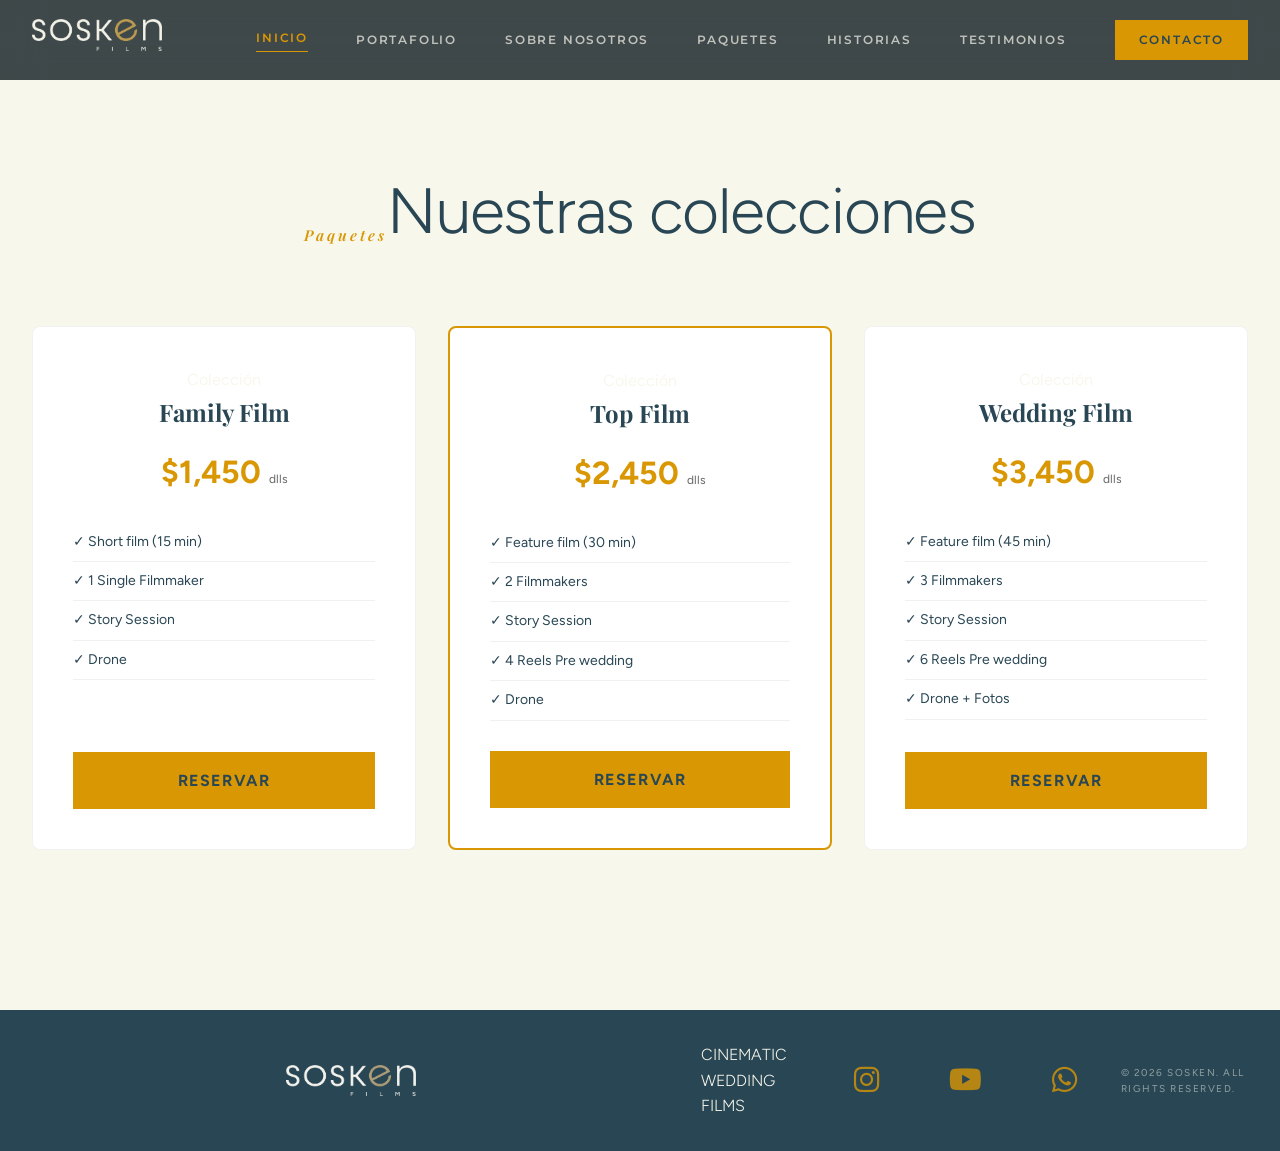
<file: paquetes - copia.html>
<!DOCTYPE html>
<html lang="es">

<head>
    <meta charset="utf-8" />
    <meta content="width=device-width, initial-scale=1.0" name="viewport" />
    <title>SOSKEN | Luxury Wedding Cinema</title>

    <!-- Google Fonts -->
    <link
        href="https://fonts.googleapis.com/css2?family=Playfair+Display:ital,wght@0,400;0,500;0,600;0,700;1,400&family=Montserrat:wght@300;400;500;600&family=Material+Symbols+Outlined:wght,FILL@100..700,0..1&display=swap"
        rel="stylesheet" />
    <link rel="preconnect" href="https://fonts.googleapis.com">
    <link rel="preconnect" href="https://fonts.gstatic.com" crossorigin>
    <link
        href="https://fonts.googleapis.com/css2?family=Figtree:ital,wght@0,300..900;1,300..900&family=Montserrat:ital,wght@0,100..900;1,100..900&family=Playfair+Display:ital,wght@0,400..900;1,400..900&display=swap"
        rel="stylesheet">
    <link rel="preconnect" href="https://fonts.googleapis.com">
    <link rel="preconnect" href="https://fonts.gstatic.com" crossorigin>
    <link
        href="https://fonts.googleapis.com/css2?family=Figtree:ital,wght@0,300..900;1,300..900&family=Montserrat:ital,wght@0,100..900;1,100..900&family=Playfair+Display:ital,wght@0,400..900;1,400..900&display=swap"
        rel="stylesheet">

    <!-- Font Awesome -->
    <link rel="stylesheet" href="https://cdnjs.cloudflare.com/ajax/libs/font-awesome/6.5.1/css/all.min.css">
    <link rel="stylesheet" href="styles.css">
</head>

<body>

        <header class="top-nav" id="top-nav">

        <nav class="nav-container">
            <a href="index.html" class="nav-logo">
                <img src="fotos_lalin/Recurso 8@2x.png" alt="" class="logo-image"></a>
            <div class="desktop-menu">
                      <a class="nav-link active-link" href="index.html">INICIO</a>
                <a class="nav-link" href="portafolio.html">PORTAFOLIO</a>
                <a class="nav-link" href="index.html#experience">SOBRE NOSOTROS</a>
                <a class="nav-link" href="paquetes.html">PAQUETES</a>
                <a class="nav-link" href="index.html#experience">HISTORIAS</a>
                <a class="nav-link" href="index.html#reviews">TESTIMONIOS</a>
                <a class="btn-enquire" href="index.html#contact">CONTACTO</a>
            </div>

            <button class="menu-toggle-btn" id="menu-toggle">
                <span class="material-symbols-outlined">menu</span>
            </button>
        </nav>
    </header>

    <div class="side-nav-curtain" id="side-nav">
        <div class="side-nav-content">
            <button class="menu-close-btn" id="menu-close">
                <span class="material-symbols-outlined">close</span>
            </button>
            <div class="side-nav-brand">
                <img src="fotos_lalin/Recurso 8@2x.png" alt="" class="logo-image"></a>
                <p class="brand-subtitle">LUXURY WEDDING CINEMA</p>
            </div>
            <nav class="mobile-nav-links">
                <a href="index.html" class="mobile-link active-mobile">INICIO</a>
                <a href="portafolio.html" class="mobile-link" >PORTAFOLIO</a>
                <a href="index.html#experience" class="mobile-link">SOBRE NOSOTROS</a>
                <a href="paquetes.html" class="mobile-link">PAQUETES</a>
                <a href="index.html#reviews" class="mobile-link">HISTORIAS</a>
                <a href="index.html#reviews" class="mobile-link">TESTIMONIOS </a>
                <a href="index.html#contact" class="mobile-link">CONTACTO</a>
            </nav>
            <!-- <a href="#contact" class="nav-close-btn btn-consultation">BOOK A CONSULTATION</a> -->
        </div>
    </div>




    
    <main>
        
        
        <section id="paquetes" class="pricing-section" >
            <div class="section-container">
                <div class="section-header">
                    <span class="section-subtitle">Paquetes</span>
                    <h2 class="section-title-large" style="color: var(--color-surface);">Nuestras colecciones</h2>
                </div>
        
                <div class="pricing-grid">
                    <!-- Family Film -->
                    <div class="price-card">
                        <div class="price-collection-label">Colección</div>
                        <h3 class="price-title">Family Film</h3>
                        <div class="price-amount">$1,450 <span style="font-size: 12px; font-weight: 400;">dlls</span></div>
                        <ul class="price-features">
                            <li>✓ Short film (15 min)</li>
                            <li>✓ 1 Single Filmmaker</li>
                            <li>✓ Story Session</li>
                            <li>✓ Drone</li>
                        </ul>
                        <a href="#contacto" class="btn-reserve">Reservar</a>
                    </div>
        
                    <!-- Top Film (Destacado) -->
                    <div class="price-card featured">
                        <div class="price-collection-label">Colección</div>
                        <h3 class="price-title">Top Film</h3>
                        <div class="price-amount">$2,450 <span style="font-size: 12px; font-weight: 400;">dlls</span></div>
                        <ul class="price-features">
                            <li>✓ Feature film (30 min)</li>
                            <li>✓ 2 Filmmakers</li>
                            <li>✓ Story Session</li>
                            <li>✓ 4 Reels Pre wedding</li>
                            <li>✓ Drone</li>
                        </ul>
                        <a href="#contacto" class="btn-reserve">Reservar</a>
                    </div>
        
                    <!-- Wedding Film -->
                    <div class="price-card">
                        <div class="price-collection-label">Colección</div>
                        <h3 class="price-title">Wedding Film</h3>
                        <div class="price-amount">$3,450 <span style="font-size: 12px; font-weight: 400;">dlls</span></div>
                        <ul class="price-features">
                            <li>✓ Feature film (45 min)</li>
                            <li>✓ 3 Filmmakers</li>
                            <li>✓ Story Session</li>
                            <li>✓ 6 Reels Pre wedding</li>
                            <li>✓ Drone + Fotos</li>
                        </ul>
                        <a href="#contacto" class="btn-reserve">Reservar</a>
                    </div>
                </div>
            </div>
        </section>
        



    <footer class="site-footer">
        <div class="footer-container">
            <a href="index.html" class="footer-logo-img">

                <img src="fotos_lalin/Recurso 8@2x.png" alt="" class="logo-image-footer">
            </a>
            <p class="footer-description"> <span class="logo-accent-f">CINEMATIC</span> WEDDING FILMS </p>
            <div class="footer-socials">
                <a href="https://www.instagram.com/sosken_films/"><i class="fa-brands fa-instagram"></i></a>
                <a href="https://www.youtube.com/@soskenfilmsriot"><i class="fa-brands fa-youtube"></i></a>
                <a href="https://wa.me/525573000992"><i class="fa-brands fa-whatsapp"></i></a>
            </div>
            <div class="footer-copyright">
                © 2026 SOSKEN. ALL RIGHTS RESERVED.
            </div>
        </div>
    </footer>

    <script src="script.js"></script>
</body>

</html>
</file>
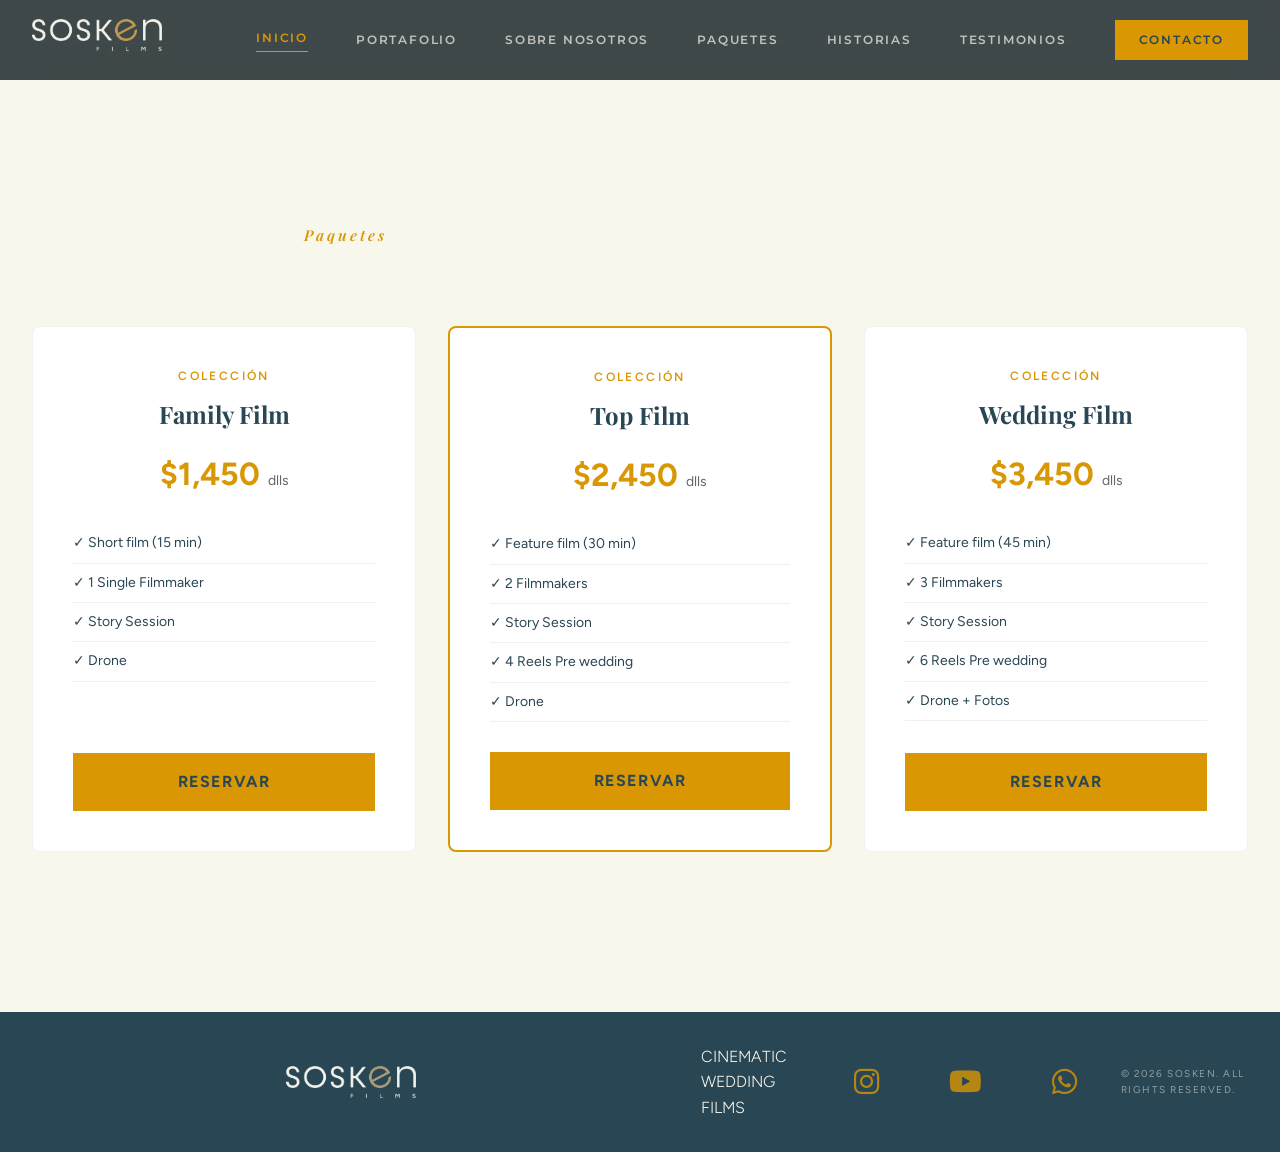
<file: paquetes.html>
<!DOCTYPE html>
<html lang="es">

<head>
    <meta charset="utf-8" />
    <meta content="width=device-width, initial-scale=1.0" name="viewport" />
    <title>SOSKEN | Luxury Wedding Cinema</title>

    <!-- Google Fonts -->
    <link
        href="https://fonts.googleapis.com/css2?family=Playfair+Display:ital,wght@0,400;0,500;0,600;0,700;1,400&family=Montserrat:wght@300;400;500;600&family=Material+Symbols+Outlined:wght,FILL@100..700,0..1&display=swap"
        rel="stylesheet" />
    <link rel="preconnect" href="https://fonts.googleapis.com">
    <link rel="preconnect" href="https://fonts.gstatic.com" crossorigin>
    <link
        href="https://fonts.googleapis.com/css2?family=Figtree:ital,wght@0,300..900;1,300..900&family=Montserrat:ital,wght@0,100..900;1,100..900&family=Playfair+Display:ital,wght@0,400..900;1,400..900&display=swap"
        rel="stylesheet">
    <link rel="preconnect" href="https://fonts.googleapis.com">
    <link rel="preconnect" href="https://fonts.gstatic.com" crossorigin>
    <link
        href="https://fonts.googleapis.com/css2?family=Figtree:ital,wght@0,300..900;1,300..900&family=Montserrat:ital,wght@0,100..900;1,100..900&family=Playfair+Display:ital,wght@0,400..900;1,400..900&display=swap"
        rel="stylesheet">

    <!-- Font Awesome -->
    <link rel="stylesheet" href="https://cdnjs.cloudflare.com/ajax/libs/font-awesome/6.5.1/css/all.min.css">
    <link rel="stylesheet" href="styles.css">
</head>

<body>

        <header class="top-nav" id="top-nav">

        <nav class="nav-container">
            <a href="index.html" class="nav-logo">
                <img src="fotos_lalin/Recurso 8@2x.png" alt="" class="logo-image"></a>
            <div class="desktop-menu">
                      <a class="nav-link active-link" href="index.html">INICIO</a>
                <a class="nav-link" href="portafolio.html">PORTAFOLIO</a>
                <a class="nav-link" href="index.html#experience">SOBRE NOSOTROS</a>
                <a class="nav-link" href="paquetes.html">PAQUETES</a>
                <a class="nav-link" href="index.html#experience">HISTORIAS</a>
                <a class="nav-link" href="index.html#reviews">TESTIMONIOS</a>
                <a class="btn-enquire" href="index.html#contact">CONTACTO</a>
            </div>

            <button class="menu-toggle-btn" id="menu-toggle">
                <span class="material-symbols-outlined">menu</span>
            </button>
        </nav>
    </header>

    <div class="side-nav-curtain" id="side-nav">
        <div class="side-nav-content">
            <button class="menu-close-btn" id="menu-close">
                <span class="material-symbols-outlined">close</span>
            </button>
            <div class="side-nav-brand">
                <img src="fotos_lalin/Recurso 8@2x.png" alt="" class="logo-image"></a>
                <p class="brand-subtitle">LUXURY WEDDING CINEMA</p>
            </div>
            <nav class="mobile-nav-links">
                <a href="index.html" class="mobile-link active-mobile">INICIO</a>
                <a href="portafolio.html" class="mobile-link" >PORTAFOLIO</a>
                <a href="index.html#experience" class="mobile-link">SOBRE NOSOTROS</a>
                <a href="paquetes.html" class="mobile-link">PAQUETES</a>
                <a href="index.html#reviews" class="mobile-link">HISTORIAS</a>
                <a href="index.html#reviews" class="mobile-link">TESTIMONIOS </a>
                <a href="index.html#contact" class="mobile-link">CONTACTO</a>
            </nav>
            <!-- <a href="#contact" class="nav-close-btn btn-consultation">BOOK A CONSULTATION</a> -->
        </div>
    </div>




    
    <main>
        
   <section id="paquetes" class="pricing-section">
    <div class="section-container">
        <div class="section-header">
            <span class="section-subtitle">Paquetes</span>
            <h2 class="section-title-large">Nuestras colecciones</h2>
        </div>

        <div class="pricing-grid">
            <div class="price-card">
                <span class="price-label">Colección</span>
                <h3 class="price-title">Family Film</h3>
                <div class="price-amount">$1,450 <span>dlls</span></div>
                <ul class="price-features">
                    <li>✓ Short film (15 min)</li>
                    <li>✓ 1 Single Filmmaker</li>
                    <li>✓ Story Session</li>
                    <li>✓ Drone</li>
                </ul>
                <a href="#contacto" class="btn-reserve">Reservar</a>
            </div>

            <div class="price-card featured">
                <span class="price-label">Colección</span>
                <h3 class="price-title">Top Film</h3>
                <div class="price-amount">$2,450 <span>dlls</span></div>
                <ul class="price-features">
                    <li>✓ Feature film (30 min)</li>
                    <li>✓ 2 Filmmakers</li>
                    <li>✓ Story Session</li>
                    <li>✓ 4 Reels Pre wedding</li>
                    <li>✓ Drone</li>
                </ul>
                <a href="#contacto" class="btn-reserve">Reservar</a>
            </div>

            <div class="price-card">
                <span class="price-label">Colección</span>
                <h3 class="price-title">Wedding Film</h3>
                <div class="price-amount">$3,450 <span>dlls</span></div>
                <ul class="price-features">
                    <li>✓ Feature film (45 min)</li>
                    <li>✓ 3 Filmmakers</li>
                    <li>✓ Story Session</li>
                    <li>✓ 6 Reels Pre wedding</li>
                    <li>✓ Drone + Fotos</li>
                </ul>
                <a href="#contacto" class="btn-reserve">Reservar</a>
            </div>
        </div>
    </div>
</section>


    <footer class="site-footer">
        <div class="footer-container">
            <a href="index.html" class="footer-logo-img">

                <img src="fotos_lalin/Recurso 8@2x.png" alt="" class="logo-image-footer">
            </a>
            <p class="footer-description"> <span class="logo-accent-f">CINEMATIC</span> WEDDING FILMS </p>
            <div class="footer-socials">
                <a href="https://www.instagram.com/sosken_films/"><i class="fa-brands fa-instagram"></i></a>
                <a href="https://www.youtube.com/@soskenfilmsriot"><i class="fa-brands fa-youtube"></i></a>
                <a href="https://wa.me/525573000992"><i class="fa-brands fa-whatsapp"></i></a>
            </div>
            <div class="footer-copyright">
                © 2026 SOSKEN. ALL RIGHTS RESERVED.
            </div>
        </div>
    </footer>

    <script src="script.js"></script>
</body>

</html>
</file>
<file: styles.css>
/* ==========================================
   VARIABLES DE DISEÑO (TEMA SOSKEN)
   ========================================== */
:root {
    /* Colores */
    --color-surface: #294654;
    --color-on-surface: #f8f7ec;
    --color-primary: #d99703;
    --color-surface-variant: #2d4957;
    --color-photo-bg: #f8f7ec;
    --color-on-photo-bg: #2d4957;

    /* Fuentes */
    --font-display: 'Playfair Display', serif;
    --font-body: 'Montserrat', sans-serif;

    /* Espaciados Nativos */
    --gutter-desktop: 32px;
    --gutter-mobile: 16px;
    --section-gap-desktop: 160px;
    --section-gap-mobile: 80px;

    /* Bordes */
    --radius-sm: 0.125rem;
    --radius-md: 0.25rem;
    --radius-lg: 0.5rem;
}

/* ==========================================
   RESETS Y ESTILOS GLOBALES
   ========================================== */
*,
*::before,
*::after {
    box-sizing: border-box;
    margin: 0;
    padding: 0;
}

html {
    scroll-behavior: smooth;
}

/* 1. EL IMPORT VA SIEMPRE AL PRINCIPIO DEL ARCHIVO */
@import url('https://fonts.googleapis.com/css2?family=Nunito:wght@400;700&display=swap');
/* Importamos ambas fuentes en una sola línea */
@import url('https://fonts.googleapis.com/css2?family=Nunito:wght@400;700&family=Raleway:wght@400;700&display=swap');


/* 2. LUEGO TU SELECTOR BODY */
body {
    background-color: var(--color-surface);
    color: var(--color-on-surface);
    /* Sustituimos la variable por la fuente directamente */

    font-size: 16px;
    overflow-x: hidden;
    font-family: 'Figtree', sans-serif;
    /* Figtree para todo el cuerpo de texto */
    line-height: 1.6;
}


.nav-link,
.btn-enquire,
.btn-primary,
/* .section-title-large, 
.section-title-large-cinematic,  */
.story-title,
.experience-title,
.item-title,
.brand-title,
.btn-submit {
    font-family: 'Montserrat', sans-serif;
    text-transform: uppercase;
    /* Montserrat luce muy bien en mayúsculas */
    letter-spacing: 1.5px;
}

.section-subtitle,
.brand-subtitle,
.item-subtitle,
.testimonial-author,
.scroll-text {
    font-family: 'Playfair Display', serif;
    font-style: italic;
    /* La itálica le da ese toque de "handwriting" elegante */
    text-transform: none;
    /* Quitamos las mayúsculas para que sea más natural */
    letter-spacing: normal;
}


p {
    font-family: 'Figtree', sans-serif;
    font-weight: 300;
}

/* Refuerzo para los botones si es necesario */
.btn-primary,
.btn-submit {
    font-weight: 600;
}

/* Ajuste para el logo (si quieres que mantenga su estilo) */
.nav-logo {
    font-family: 'Montserrat', sans-serif;
    font-weight: 800;

}

a {
    color: inherit;
    text-decoration: none;
}

button {
    background: none;
    border: none;
    cursor: pointer;
    font-family: inherit;
}



/* Barra de desplazamiento */
::-webkit-scrollbar {
    width: 4px;
}

::-webkit-scrollbar-track {
    background: #131313;
}

::-webkit-scrollbar-thumb {
    background: var(--color-primary);
}

/* Selección de texto */
::selection {
    background-color: var(--color-primary);
    color: #000;
}

/* Íconos globales */
.material-symbols-outlined {
    font-variation-settings: 'FILL' 0, 'wght' 300, 'GRAD' 0, 'opsz' 24;
}


/* ==========================================
   HEADER / NAVEGACIÓN SUPERIOR
   ========================================== */
.hero-img {
    width: 100%;
    /* Ocupa todo el ancho del contenedor */
    height: 100%;
    /* Ajusta según la altura que desees */
    object-fit: cover;
    /* Importante: recorta la imagen manteniendo su proporción para que no se deforme */
    object-position: center;
    /* Centra el enfoque de la imagen */
    display: block;
    /* Elimina espacios en blanco debajo de la imagen */
    filter: brightness(0.9);
    /* Opcional: le da un ligero oscurecimiento para mejor contraste con texto encima */
}





/* Ajuste para móviles */
@media (max-width: 768px) {
    .hero-img {
        height: 700px;
        /* Reduce la altura en pantallas pequeñas */
    }
}

.top-nav {
    position: fixed;
    top: 0;
    width: 100%;
    z-index: 50;
    background-color: rgba(17, 28, 33, 0.8);
    backdrop-filter: blur(20px);
    -webkit-backdrop-filter: blur(20px);
    height: 80px;
    transition: all 0.5s ease;
}

.logo-header {
    width: 100%;
    height: auto;
    filter: grayscale(0.5);
    transition: all 0.5s ease;
}

.logo-image {
    width: 130px;
    height: auto;
    filter: grayscale(0.5);
    transition: all 0.5s ease;
}

/* Estado cuando el usuario hace Scroll (manejado por JS) */
.top-nav.scrolled {
    height: 64px;
    background-color: rgba(41, 70, 84, 0.95);
}

.nav-container {
    max-width: 100%;
    height: 100%;
    display: flex;
    justify-content: space-between;
    align-items: center;
    padding: 0 var(--gutter-mobile);
}

.nav-logo {
    font-family: var(--font-display);
    font-size: 24px;
    font-weight: 700;
    letter-spacing: 0.3em;
    color: var(--color-on-surface);
    width: 200px;
}


.logo-accent {
    color: var(--color-primary);
    font-size: 33px;
    font-weight: 700;
    letter-spacing: 0.3em;
}

.logo-accent-burguer {
    color: var(--color-primary);
    font-size: 42px;
    font-weight: 700;
    letter-spacing: 0.3em;
}


.logo_inicio {
    width: 20px;
    height: 20px;
    filter: grayscale(0.5);
    transition: all 0.5s ease;
}

.logo_inicio:hover {
    height: auto;
    filter: grayscale(0.5);
    transition: all 0.5s ease;
}



.desktop-menu {
    display: none;
    /* Oculto en móvil */
    align-items: center;
    gap: 48px;
}

.nav-link {
    font-size: 12px;
    font-weight: 600;
    letter-spacing: 0.15em;
    color: rgba(248, 247, 236, 0.7);
    transition: color 0.5s ease;
}

.nav-link:hover,
.active-link {
    color: var(--color-primary);
}

.active-link {
    border-bottom: 1px solid var(--color-primary);
    padding-bottom: 4px;
}

.btn-enquire {
    font-size: 12px;
    font-weight: 600;
    letter-spacing: 0.15em;
    background-color: var(--color-primary);
    color: var(--color-surface);
    padding: 10px 24px;
    transition: transform 0.3s ease;
}

.btn-enquire:hover {
    transform: scale(1.05);
}

.menu-toggle-btn {
    color: var(--color-primary);
}

.menu-toggle-btn .material-symbols-outlined {
    font-size: 36px;
}

/* ==========================================
   MENÚ DE CORTINA MÓVIL
   ========================================== */
.side-nav-curtain {
    position: fixed;
    inset: 0;
    z-index: 60;
    background-color: rgba(41, 70, 84, 0.95);
    backdrop-filter: blur(30px);
    -webkit-backdrop-filter: blur(30px);
    transform: translateX(100%);
    transition: transform 0.7s cubic-bezier(0.16, 1, 0.3, 1);
    pointer-events: none;
}

.side-nav-curtain.open {
    transform: translateX(0);
    pointer-events: auto;
}

.side-nav-content {
    display: flex;
    flex-direction: column;
    align-items: center;
    justify-content: center;
    width: 100%;
    height: 100%;
    padding: var(--gutter-mobile);
    position: relative;
}

.menu-close-btn {
    position: absolute;
    top: 32px;
    right: var(--gutter-mobile);
    color: var(--color-primary);
}

.menu-close-btn .material-symbols-outlined {
    font-size: 36px;
}

.side-nav-brand {
    text-align: center;
    margin-bottom: 64px;
}

.brand-title {
    font-family: var(--font-display);
    color: var(--color-on-surface);
    font-size: 32px;
    letter-spacing: 0.2em;
}

.brand-subtitle {
    font-size: 12px;
    letter-spacing: 0.3em;
    opacity: 0.7;
    margin-top: 8px;
}

.mobile-nav-links {
    display: flex;
    flex-direction: column;
    align-items: center;
    gap: 32px;
    margin-bottom: 64px;
}

.mobile-link {
    font-family: var(--font-display);
    font-size: 32px;
    transition: all 0.7s ease;
    color: rgba(248, 247, 236, 0.6);
}

.mobile-link:hover,
.active-mobile {
    color: var(--color-primary);
    letter-spacing: 0.1em;
}

.btn-consultation {
    font-size: 12px;
    font-weight: 600;
    letter-spacing: 0.15em;
    border: 1px solid var(--color-primary);
    color: var(--color-primary);
    padding: 16px 40px;
    transition: all 0.3s ease;
}

.btn-consultation:hover {
    background-color: var(--color-primary);
    color: var(--color-surface);
}

/* ==========================================
   HERO SECTION
   ========================================== */
.hero-section {
    position: relative;
    height: 100vh;
    width: 100%;
    display: flex;
    align-items: center;
    justify-content: center;
    overflow: hidden;
}

.hero-video-container {
    position: absolute;
    inset: 0;
    z-index: 0;
    pointer-events: none;
    overflow: hidden;
}

.hero-iframe {
    width: 100vw;
    height: 56.25vw;
    min-height: 100vh;
    min-width: 177.77vh;
    /* <--- Corregido */
    position: absolute;
    top: 50%;
    /* <--- Corregido */
    left: 50%;
    transform: translate(-50%, -50%);
    filter: brightness(0.35);
}

.hero-overlay {
    position: absolute;
    inset: 0;
    background: linear-gradient(to bottom, rgba(41, 70, 84, 0.4), transparent, var(--color-surface));
}

.hero-content {
    position: relative;
    z-index: 10;
    text-align: center;
    padding: 0 var(--gutter-mobile);
}

.hero-title {

    font-size: 13px;
    font-weight: 300;
    font-style: italic;
    letter-spacing: 0.05em;
    max-width: 40rem;
    margin-bottom: 32px;
    line-height: 1.6;
}


.hero-subtitle {

    font-size: 11px;
    font-style: italic;
    letter-spacing: 0.05em;
    max-width: 40rem;
    margin-bottom: 32px;
    line-height: 1.6;
}


.boton-header {
    display: inline-flex;
    align-items: center;
    gap: 16px;
    border: 1px solid var(--color-on-surface);
    padding: 10px 30px;
    font-size: 12px;

    letter-spacing: 0.15em;
    transition: all 0.5s ease;
}

.btn-primary {
    display: inline-flex;
    align-items: center;
    gap: 16px;
    background-color: var(--color-primary);
    color: var(--color-surface);
    padding: 20px 48px;
    font-size: 12px;
    font-weight: 700;
    letter-spacing: 0.15em;
    transition: all 0.5s ease;
}

.btn-icon {
    transition: transform 0.3s ease;
}

.btn-primary:hover .btn-icon {
    transform: translateX(8px);
}

.gold-glow:hover {
    box-shadow: 0px 0px 30px rgba(212, 175, 55, 0.3);
}

.scroll-indicator {

    position: absolute;
    bottom: 40px;
    display: flex;
    flex-direction: column;
    justify-content: center;
    align-items: center;
    gap: 16px;
    opacity: 0.6;
}

.scroll-text {
    font-size: 10px;
    letter-spacing: 0.15em;
    text-transform: uppercase;
}

.scroll-line {
    width: 1px;
    height: 48px;
    background: linear-gradient(to bottom, var(--color-primary), transparent);
}

/* ==========================================PORTFOLIO SECTION========================================== */
.portfolio-section {
    padding: var(--section-gap-mobile) var(--gutter-mobile);
}

.section-container {
    max-width: 1280px;
    margin: 0 auto;
}

.section-header {
    text-align: center;
    margin-bottom: 80px;
    margin-bottom: 0px;
}


.subtitle-cinematic {
    text-align: center;
    margin-top: 50px;

}


.section-subtitle {
    font-size: 12px;
    font-weight: 600;
    letter-spacing: 0.2em;
    color: var(--color-primary);
    margin-bottom: 16px;
}

.section-title-large {
    font-family: FIGTREE;
    font-size: 32px;
    font-weight: 400;
}

.section-title-large-cinematic {
    font-family: FIGTREE;
    font-size: 32px;
    font-weight: 400;
    color: #d99703;
}





/*?linea */


.linea {

    width: 100%;
    height: 1px;
    background-color: rgba(252, 252, 252, 0.336);
    margin: 25px 0;
}


.section-title-small-stories {

    font-family: var(--font-display);
    font-size: 18px;
    font-weight: 300;
    font-style: italic;
    font-size: 16px;
    font-weight: 400;
    color: var(--color-on-surface);
    text-align: center;
    margin-bottom: 32px;
    margin-top: 0px;
}

.descripcion {
    margin-top: 16px;
    font-family: var(--font-display);
    font-size: 18px;
    font-weight: 300;
    font-style: italic;
    font-size: 16px;
    font-weight: 400;
    color: var(--color-on-surface);
}

/* STORY CARDS PAREJAS */

.story-img {
    width: 100%;
    height: 100%;
    object-fit: cover;
    filter: grayscale(0.5);
    transition: all 1s ease;
}

.resalto_color {
    color: var(--color-primary);
}


.stories-section {
    padding: var(--section-gap-mobile) var(--gutter-mobile);
}

.section-container {
    max-width: 1280px;
    margin: 0 auto;
}

.section-header {
    text-align: center;
    margin-bottom: 80px;
}


.story-title {
    font-family: NUNITO;
    font-weight: 400;
    font-size: 24px;
    letter-spacing: 0.05em;
    margin-bottom: 16px;
}


.story-text {
    font-size: 15px;
    opacity: 0.85;
    margin-bottom: 30px;
    text-align: justify;
}

/* boton de whatsapp */

.whatsapp-button {
    display: inline-flex;
    align-items: center;
    justify-content: center;
    /* Asegura que el icono y texto estén centrados */
    border: solid 1px #cfe7d8;
    color: white;
    padding: 10px 20px;
    /* whats */
    /* si no quieres el boton redondo solo elimina esta especificacion */
    text-decoration: none;
    font-family: 'Nunito', sans-serif;
    font-weight: 700;

    /* Esto es lo que lo centra */
    margin: 0 auto;
    width: fit-content;
    display: flex;
}

.whatsapp-button:hover {
    background-color: #128c7e;
    /* Un tono más oscuro al pasar el mouse */
}

.whatsapp-button img {
    width: 24px;
    height: 24px;
    margin-right: 10px;
}

/* ==========================================PORQUE TRABAJAR CON NOSOTROS========================================== */
.experience-section {
    padding: var(--section-gap-mobile) var(--gutter-mobile);
    background-color: var(--color-on-surface);
    overflow: hidden;

}


.experiencia {
    font-size: 35px;
    font-family: var(--font-display);
    font-weight: 700;
    color: var(--color-surface-variant);
    font-weight: 700;
    color: var(--color-surface);
    font-weight: 530;
    text-align: center;

}

.experience-container {
    max-width: 1280px;
    margin: 0 auto;
    display: grid;
    grid-template-columns: 1fr;
    gap: 48px;
    align-items: center;
    margin: 0;
}

.experience-image-block {
    position: relative;
    width: 100%;
    max-width: 500px;
    margin: 0 auto;
}

.frame-accent {
    position: absolute;
    top: -40px;
    left: -40px;
    width: 160px;
    height: 160px;
    border-left: 1px solid rgba(217, 151, 3, 0.3);
    border-top: 1px solid rgba(217, 151, 3, 0.3);
    z-index: 0;
}

.author-portrait {
    position: relative;
    z-index: 10;
    width: 100%;
    display: block;
    box-shadow: 0px 20px 40px rgba(0, 0, 0, 0.3);
}

.author-badge {
    position: absolute;
    bottom: -24px;
    right: -24px;
    background-color: var(--color-primary);
    padding: 16px 32px;
    z-index: 20;
}

.author-name {
    font-size: 12px;
    font-weight: 700;
    letter-spacing: 0.15em;
    color: var(--color-surface);
}

.experience-title {
    font-family: var(--font-display);
    font-size: 40px;
    line-height: 1.2;
    margin-bottom: 32px;
    color: var(--color-surface-variant);
}

.paragraph-highlight {
    font-size: 15px;
    opacity: 0.85;
    margin-bottom: 24px;
    color: var(--color-surface-variant);
}

.text-justify {
    text-align: justify;
}

.features-list {
    list-style: none;
    margin-bottom: 48px;
}

.feature-item {
    display: flex;
    gap: 16px;
    align-items: flex-start;
    margin-bottom: 24px;
}

.feature-icon {
    color: var(--color-primary);
}

.feature-title-item {
    color: var(--color-surface-variant);
    font-size: 14px;
    font-weight: 700;
    letter-spacing: 0.15em;
    margin-bottom: 4px;
}

.feature-description {
    font-size: 14px;
    opacity: 0.7;
    color: var(--color-surface-variant);
}

.link-interview {
    font-size: 12px;
    font-weight: 700;
    letter-spacing: 0.2em;
    color: var(--color-primary);
    border-bottom: 1px solid var(--color-primary);
    padding-bottom: 8px;
    transition: letter-spacing 0.5s;
}

.link-interview:hover {
    letter-spacing: 0.25em;
}

/*  ==========================================MARCAS========================================== */
.marcas {
    padding: var(--section-gap-mobile) var(--gutter-mobile);
 
    /* background-color: var(--color-surface); */

    overflow: hidden;
}

.marcas-container {
    max-width: 1280px;
    margin: 0 auto;
    
}


.marca-logo {
    width: 100%;
    height: auto;
    margin-top: 20px;
    filter: grayscale(0.5);
    transition: all 0.5s ease;
}


.marca-logo:hover {
    filter: grayscale(0);
    transform: scale(1.1);
}

.marcas-title {
    font-family: var(--font-display);
    font-size: 24px;
    font-weight: 600;
    letter-spacing: 0.2em;
    color: var(--color-on-surface);
    margin-bottom: 16px;
    text-align: center;
}




/* ==========================================PORTFOLIO SECTION========================================== */


.portfolio-grid {
    display: grid;
    grid-template-columns: 1fr;
    gap: 32px;
}

.portfolio-item {
    position: relative;
    aspect-ratio: 1.5;
    overflow: hidden;
    cursor: pointer;
}

.portfolio-img {
    width: 100%;
    height: 100%;
    object-fit: cover;
    filter: grayscale(0.5);
    transition: all 1s ease;
}

.portfolio-item:hover .portfolio-img {
    filter: grayscale(0);
    transform: scale(1.1);
}

.portfolio-item-overlay {
    position: absolute;
    inset: 0;
    background-color: rgba(41, 70, 84, 0.7);
    opacity: 0;
    transition: opacity 0.5s ease;
    display: flex;
    flex-direction: column;
    align-items: center;
    justify-content: center;
    padding: 32px;
    text-align: center;
}

.portfolio-item:hover .portfolio-item-overlay {
    opacity: 1;
}

.play-icon {
    color: var(--color-primary);
    font-size: 64px;
    margin-bottom: 16px;
    font-variation-settings: 'FILL' 1;
}

.item-title {
    font-family: var(--font-display);
    font-size: 24px;
    letter-spacing: 0.05em;
}

.item-subtitle {
    font-size: 12px;
    letter-spacing: 0.15em;
    margin-top: 8px;
    opacity: 0.8;
}





/* boton de whatsapp FONDO BLANCO*/

.whatsapp-button-blanco {
    display: inline-flex;
    align-items: center;
    justify-content: center;
    /* Asegura que el icono y texto estén centrados */
    border: solid 1px var(--color-on-photo-bg);
    color: var(--color-on-photo-bg);
    padding: 10px 20px;
    /* border-radius: 50px; */
    /* si no quieres el boton redondo solo elimina esta especificacion */
    text-decoration: none;
    font-family: 'Nunito', sans-serif;
    font-weight: 700;

    /* Esto es lo que lo centra */
    margin: 0 auto;
    width: fit-content;
    display: flex;
}

.whatsapp-button-blanco:hover {
    color: var(--color-on-surface);
    background-color: #128c7e;
    /* Un tono más oscuro al pasar el mouse */
}

.whatsapp-button-blanco img {
    width: 24px;
    height: 24px;
    margin-right: 10px;
}




/* ==========================================
   VIDEO REPRODUCTOR MODAL
   ========================================== */
.modal-backdrop {
    position: fixed;
    inset: 0;
    z-index: 100;
    display: none;
    background-color: rgba(0, 0, 0, 0.9);
    backdrop-filter: blur(8px);
    align-items: center;
    justify-content: center;
    padding: 16px;
}

.modal-backdrop.open {
    display: flex;
}

.modal-close-btn {
    position: absolute;
    top: 24px;
    right: 24px;
    color: white;
    transition: color 0.3s;
}

.modal-close-btn:hover {
    color: var(--color-primary);
}

.modal-close-btn .material-symbols-outlined {
    font-size: 36px;
}

.modal-wrapper {
    width: 100%;
    max-width: 960px;
    aspect-ratio: 16/9;
    background-color: #000;
    box-shadow: 0px 10px 50px rgba(0, 0, 0, 0.5);
}

.modal-wrapper video {
    width: 100%;
    height: 100%;
    object-fit: contain;
}



/* ==========================================
   TESTIMONIALS SECTION
   ========================================== */
.reviews-section {
    padding: var(--section-gap-mobile) var(--gutter-mobile);
    /* 1. La ruta de tu imagen */
    background-image: linear-gradient(rgba(0, 0, 0, 0.6), rgba(0, 0, 0, 0.6)), url(fotos_lalin/Recurso\ 24@2x.png);

    /* 2. Asegura que la imagen cubra todo el contenedor */
    background-size: cover;

    /* 3. Centra la imagen */
    background-position: center;

    /* 4. Evita que la imagen se repita */
    background-repeat: no-repeat;

    /* 5. Altura mínima (ajusta según lo que necesites) */
    min-height: 400px;
    
    /* Extra: Para que el texto se lea mejor sobre la imagen */
    display: flex;
    flex-direction: column;
    justify-content: center;
    align-items: center;
}

.reviews-container {
    max-width: 896px;
    margin: 0 auto;
    text-align: center;
}

.quote-icon {
    font-size: 48px;
    color: var(--color-primary);
    margin-bottom: 32px;
}

.testimonial-carousel {
    position: relative;
    min-height: 220px;
    display: flex;
    align-items: center;
    justify-content: center;
}

.testimonial-slide {
    display: none;
    opacity: 0;
    transform: scale(0.95);
    transition: all 0.7s ease;
}

.testimonial-slide.active {
    display: block;
    opacity: 1;
    transform: scale(1);
}

.testimonial-text {
    font-family: var(--font-display);
    font-size: 24px;
    font-style: italic;
    line-height: 1.6;
    margin-bottom: 32px;
    color: rgba(248, 247, 236, 0.9);
}

.testimonial-author {
    font-size: 20px;
    font-weight: 700;
    letter-spacing: 0.15em;
    color: var(--color-primary);
}

.carousel-navigation {
    display: flex;
    justify-content: center;
    gap: 16px;
    margin-top: 48px;
}

.carousel-btn {
    width: 40px;
    height: 40px;
    border: 1px solid rgba(248, 247, 236, 0.3);
    color: rgba(248, 247, 236, 0.7);
    border-radius: 50%;
    display: flex;
    align-items: center;
    justify-content: center;
    transition: all 0.3s;
}

.carousel-btn:hover {
    border-color: var(--color-primary);
    color: var(--color-primary);
}

/* ==========================================
   CONTACT SECTION
   ========================================== */
.contact-section {
    padding: var(--section-gap-mobile) var(--gutter-mobile);
    background-color: var(--color-surface-variant);
}

.contact-container {
    max-width: 768px;
    margin: 0 auto;
}

.contact-header {
    text-align: center;
    margin-bottom: 64px;
}

.contact-title {
    font-family: var(--font-display);
    font-size: 40px;
}

.contact-form {
    display: flex;
    flex-direction: column;
    gap: 48px;
}

.form-grid {
    display: grid;
    grid-template-columns: 1fr;
    gap: 48px;
}

.form-group {
    position: relative;
}

.form-input,
.form-textarea {
    width: 100%;
    background: transparent;
    border: none;
    border-bottom: 1px solid rgba(248, 247, 236, 0.3);
    color: var(--color-on-surface);
    font-family: var(--font-body);
    font-size: 16px;
    padding: 16px 0;
    transition: border-color 0.3s;
    outline: none;
}

.form-input:focus,
.form-textarea:focus {
    border-color: var(--color-primary);
}

.form-input::placeholder,
.form-textarea::placeholder {
    color: rgba(248, 247, 236, 0.4);
}

.form-textarea {
    resize: none;
}

.form-submit-container {
    display: flex;
    justify-content: center;
    margin-top: 32px;
}

.btn-submit {
    border: 1px solid var(--color-primary);
    color: var(--color-primary);
    padding: 20px 64px;
    font-size: 12px;
    font-weight: 700;
    letter-spacing: 0.15em;
    text-transform: uppercase;
    transition: all 0.5s ease;
}

.btn-submit:hover {
    background-color: var(--color-primary);
    color: var(--color-surface);
}

/* ==========================================
   FOOTER
   ========================================== */
.site-footer {

    border-t: 1px solid rgba(248, 247, 236, 0.1);
    padding: 32px var(--gutter-mobile);
}

.footer-container {
    max-width: 1280px;
    margin: 0 auto;
    display: flex;
    flex-direction: column;
    align-items: center;
    gap: 32px;
    background-color: var(--color-surface);
}

.footer-logo-img {
    width: 100%;
    height: auto;
    filter: grayscale(0.5);

    transition: all 0.5s ease;
    display: flex;
    justify-content: center;
    align-items: center;
}

.logo-image-footer {
    width: 130px;
    height: auto;
    filter: grayscale(0.5);
    transition: all 0.5s ease;
    margin: 0;
}


.footer-logo {
    font-family: var(--font-display);
    color: var(--color-primary);
    font-size: 24px;
    font-weight: 700;
    letter-spacing: 0.2em;

}

.footer-socials {
    display: flex;
    gap: 48px;
    font-size: 12px;
    font-weight: 700;
    letter-spacing: 0.15em;
    opacity: 0.8;
}

.footer-socials a:hover {
    color: var(--color-primary);
}

.footer-copyright {
    font-size: 10px;
    letter-spacing: 0.15em;
    opacity: 0.5;
}

/** ==========================================ANIMACIONES EFECTO REVEAL (FADE IN) ========================================== */
/** animaciones para los elementos de la página  */

.fade-in {
    opacity: 0;
    transform: translateY(20px);
    transition: opacity 1s ease-out, transform 1s ease-out;
}

.fade-in.visible {
    opacity: 1;
    transform: translateY(0);
}

/*? ==========================================MEDIA QUERIES (RESPONSIVIDAD NATIVA)========================================== */
@media (min-width: 768px) {

    /* Ajustes generales de espaciado */
    .portfolio-section,
    .experience-section,
    .reviews-section,
    .contact-section {
        padding-top: var(--section-gap-desktop);
        padding-bottom: var(--section-gap-desktop);
    }

    .portfolio-section,
    .site-footer {
        padding-left: var(--gutter-desktop);
        padding-right: var(--gutter-desktop);
    }

    .logo-header {
        max-height: 40px;
        /* Un poco más pequeño en móvil para dejar espacio al menú */
    }

    .nav-container {
        padding: 0 var(--gutter-desktop);
    }

    .desktop-menu {
        display: flex;
        /* Activa el menú de escritorio */
    }

    .menu-toggle-btn {
        display: none;
        /* Oculta el menú hamburguesa */
    }

    .hero-title {
        font-size: 24px;
    }

    .section-title-large {
        font-size: 64px;
        letter-spacing: -0.02em;
        margin-bottom: 64px;

    }

    .section-header {
        text-align: left;

    }


    .subtitle-cinematic {
        text-align: center;
        margin-top: 0px;

        font-size: 24px;
    }

    /*?linea */




    .linea {

        width: 100%;
        height: 1px;
        background-color: rgba(252, 252, 252, 0.336);
        margin: 64px 0;
    }

    .section-title-small-stories {

        text-align: center;
        margin-top: 0px;
        font-size: 24px;
    }






    .linea {
        height: 2px;
        /* O el grosor que tenga tu línea */
        background: #ece6e644;
        /* Asegúrate de que tenga color */
        margin: 25px 0;
    }



    /* ?titulo de CINEMATIC */


    .section-header {
        display: flex;
        justify-content: center;
        align-items: center;
        margin: 0 auto;
    }

    .descripcion {
        font-size: 15px;
        opacity: 0.85;
        margin-bottom: 30px;
        text-align: center;
    }

    .section-title-large-cinematic {

        font-family: FIGTREE;
        margin-right: 20px;
        font-weight: 100;
        color: #d99703;
        font-size: 64px;
        letter-spacing: -0.02em;
        margin-bottom: 64px;


    }

    .section-title-large {
        font-size: 64px;
        font-weight: 100;
        font-family: FIGTREE;
    }




    /*? stories-section Contenedor principal */

    .stories-list {
        display: flex;
        flex-direction: column;
        gap: 3rem;
        /* Espacio entre cada pareja */
        padding: 1rem;
    }

    /* Estructura de cada tarjeta */
    .story-card {
        display: flex;
        flex-direction: column;
        /* Móvil: imagen arriba, texto abajo */
        align-items: center;

    }

    /* Imagen y contenido ocupan ancho completo en móvil */
    .story-image-wrapper,
    .story-content {
        width: 95%;
    }

    .story-img {
        width: 100%;
        height: auto;
        border-radius: px;
        /* Opcional: para que se vea más profesional */
    }


    /* ?PORQUE TRABAJR CON NOSOTROS DESKTOP */

   author-portrait {
        width: 100%;
        height: 100px;
        max-width: 750px;
        margin: 0 auto;
    }

    .experiencia{
        
        margin-right: 50%;
        
    }

    .experience-container {

        display: flex;
        align-items: center;
        justify-content: center;
        text-align: center;
        margin: 0 auto;
    }


    .experience-text-block.fade-in {

        text-align: center;
        margin: 0 auto;
        padding: 0 20px;
    }


    .section-subtitle {
    font-size: 15px;
    font-weight: 600;
    letter-spacing: 0.2em;
    color: var(--color-primary);
    margin-bottom: 16px;
}



/* ?MARCAS */


.marcas {
    
     display: flex; 
    align-items: center;
    justify-content:space-evenly;
    padding: 1;
    margin: 0;
}

.marcas-container {
   
    width: 100%;
    display: flex; 
    align-items: center;
    justify-content:space-between;
    padding: 0;
    margin: 0;
 }


.marca-logo{
    
    width: 60%;
    height: auto;
    filter: grayscale(0.5);
    transition: all 0.5s ease;
    padding: 0;
    margin: 0;
}

.marcas-title {
    font-family: var(--font-display);
    font-size: 20px;
    font-weight: 400;  



}


.portfolio-section{
    padding: 0;
    margin: 0;
    
}






    /*? --- ESTILOS PARA ESCRITORIO CINEMATICA (Desktop) --- */
    @media (min-width: 768px) {
        .story-card {
            flex-direction: row;
            /* Escritorio: imagen y texto lado a lado */
            align-items: center;
            justify-content: space-between;
        }

        .story-image-wrapper,
        .story-content {
            width: 48%;
            /* 50% menos el gap/margen */
        }

        /* Alternar orden en las que tienen reverse-layout */
        .story-card.reverse-layout {
            flex-direction: row-reverse;
        }
    }

    /* Estilos adicionales para que se vea bien */
    .story-title {
        font-size: 1.5rem;
        margin-bottom: 1rem;
    }








    /* ? PORTAFOLIO DESKTOP */


    /* Grid de Portafolio en Escritorio */
    .portfolio-grid {
        grid-template-columns: repeat(3, 1fr);
        gap: 16px;
    }

    /* Grid de Experiencia en Escritorio */
    .experience-container {
        grid-template-columns: repeat(12, 1fr);
        gap: 48px;
    }

    .experience-image-block {
        grid-column: span 5;
        margin: 0;
    }

    .experience-text-block {
        grid-column: span 6;
        grid-column-start: 7;
    }

    .experience-title {
        font-size: 32px;
    }

    /* Formularios */
    .form-grid {
        grid-template-columns: repeat(2, 1fr);
    }

    /* Footer */
    .footer-container {
        flex-direction: row;
        justify-content: space-between;
    }
}





/* ?FIN DE RESPONSIVE MONITOR */

.footer-socials a {
    font-size: 29px;
    /* Ajusta el tamaño del icono */
    margin: 0 10px;
    /* Espacio horizontal entre iconos */
    color: var(--color-primary);
    /* Ajusta el color a tu diseño */
    text-decoration: none;
    transition: 0.3s;
}

.footer-socials a:hover {
    color: var(--color-on-surface);
    /* Color al pasar el mouse */
}

.logo-accent-footer {
    color: var(--color-primary);
    font-weight: 700;
    letter-spacing: 0.3em;
}

/* ==========================================
   SECCIÓN DE PRECIOS (ESTILOS)
   ========================================== */
.pricing-section {
    padding: var(--section-gap-mobile) var(--gutter-mobile);
    background-color: var(--color-on-surface);
}

.pricing-grid {
    display: grid;
    grid-template-columns: 1fr;
    gap: 32px;
    max-width: 1280px;
    margin: 0 auto;
}

@media (min-width: 768px) {
    .pricing-section { padding: var(--section-gap-desktop) var(--gutter-desktop); }
    .pricing-grid { grid-template-columns: repeat(3, 1fr); }
}

.price-card {
    background-color: #fff;
    border-radius: var(--radius-lg);
    padding: 40px;
    display: flex;
    flex-direction: column;
    text-align: center;
    border: 1px solid rgba(0,0,0,0.05);
}

.price-card.featured {
    border: 2px solid var(--color-primary);
}

.price-label {
    color: var(--color-primary);
    font-size: 12px;
    text-transform: uppercase;
    letter-spacing: 0.2em;
    font-weight: 600;
    margin-bottom: 8px;
}

.price-title {
    font-family: var(--font-display);
    font-size: 24px;
    color: var(--color-surface);
    margin-bottom: 16px;
}

.price-amount {
    font-size: 32px;
    font-weight: 700;
    color: var(--color-primary);
    margin-bottom: 24px;
}

.price-amount span {
    font-size: 14px;
    font-weight: 400;
    color: #666;
}

.price-features {
    list-style: none;
    margin-bottom: 30px;
    text-align: left;
    flex-grow: 1;
}

.price-features li {
    padding: 8px 0;
    border-bottom: 1px solid #f0f0f0;
    color: var(--color-surface);
    font-size: 14px;
}

.btn-reserve {
    background-color: var(--color-primary);
    color: var(--color-surface);
    padding: 16px 32px;
    font-weight: 700;
    text-transform: uppercase;
    letter-spacing: 0.1em;
    transition: all 0.3s ease;
}

.btn-reserve:hover {
    background-color: var(--color-surface);
    color: var(--color-on-surface);
}
</file>
